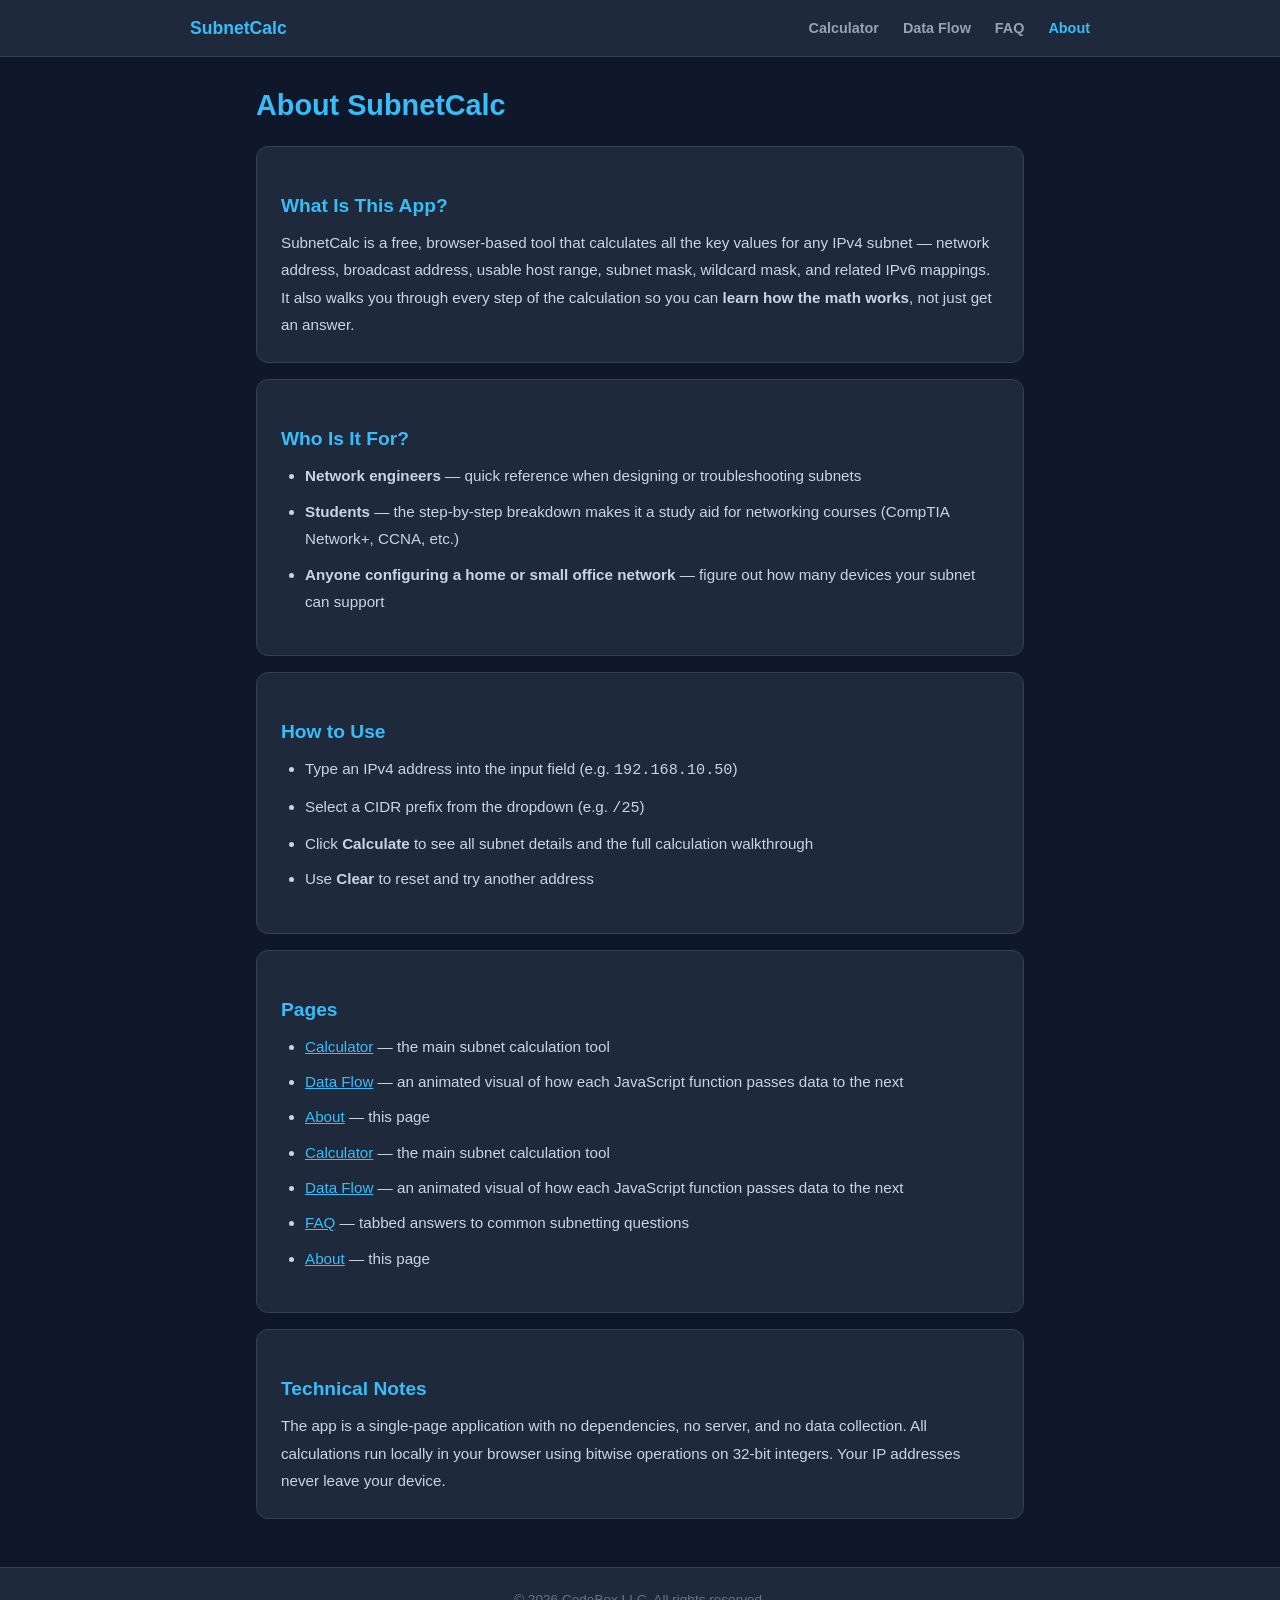
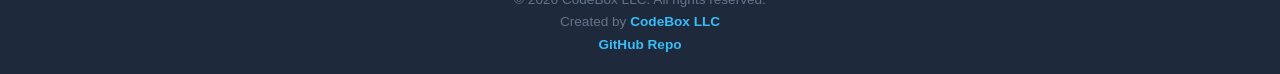
<file: about.html>
<!DOCTYPE html>
<html lang="en">
<head>
<meta charset="UTF-8">
<meta name="viewport" content="width=device-width, initial-scale=1.0">
<title>About — IP Subnet Calculator</title>
<link rel="icon" href="assets/favicon.svg" type="image/svg+xml">
<meta name="author" content="Damion Wilson for CoeBox LLC">
<meta property="og:type" content="website">
<meta property="og:url" content="https://codeboxllc.net/">
<meta property="og:title" content="About — IP Subnet Calculator">
<meta property="og:description" content="Learn about SubnetCalc, a browser-based IPv4 subnet calculation and networking study tool.">
<link rel="canonical" href="https://codeboxllc.net/">
<link rel="me" href="https://www.linkedin.com/in/damion-coder-wilson">
<link rel="me" href="https://bsky.app/profile/dwilsoncoder.bsky.social">
<link rel="me" href="https://github.com/dwilson-coder/subnetcalc.git">
<meta property="og:image" content="https://raw.githubusercontent.com/dwilson-coder/subnetcalc/refs/heads/main/og.jpg" />
<meta property="og:image:width" content="1200" />
<meta property="og:image:height" content="630" />   
<link rel="stylesheet" href="css/style.css">
</head>
<body class="page-about">

<nav>
  <div class="nav-inner">
    <a href="index.html" class="nav-brand">SubnetCalc</a>
    <div class="nav-links">
      <a href="index.html">Calculator</a>
      <a href="dataflow.html">Data Flow</a>
      <a href="faq.html">FAQ</a>
      <a href="about.html" class="active">About</a>
    </div>
  </div>
</nav>

<div class="container">
  <h1>About SubnetCalc</h1>

  <div class="card">
    <h2>What Is This App?</h2>
    <p>
      SubnetCalc is a free, browser-based tool that calculates all the key values for any
      IPv4 subnet — network address, broadcast address, usable host range, subnet mask,
      wildcard mask, and related IPv6 mappings. It also walks you through every step of
      the calculation so you can <strong>learn how the math works</strong>, not just get an answer.
    </p>
  </div>

  <div class="card">
    <h2>Who Is It For?</h2>
    <ul>
      <li><strong>Network engineers</strong> — quick reference when designing or troubleshooting subnets</li>
      <li><strong>Students</strong> — the step-by-step breakdown makes it a study aid for networking courses (CompTIA Network+, CCNA, etc.)</li>
      <li><strong>Anyone configuring a home or small office network</strong> — figure out how many devices your subnet can support</li>
    </ul>
  </div>

  <div class="card">
    <h2>How to Use</h2>
    <ul>
      <li>Type an IPv4 address into the input field (e.g. <code>192.168.10.50</code>)</li>
      <li>Select a CIDR prefix from the dropdown (e.g. <code>/25</code>)</li>
      <li>Click <strong>Calculate</strong> to see all subnet details and the full calculation walkthrough</li>
      <li>Use <strong>Clear</strong> to reset and try another address</li>
    </ul>
  </div>

  <div class="card">
    <h2>Pages</h2>
    <ul>
      <li><a href="index.html" style="color:#38bdf8">Calculator</a> — the main subnet calculation tool</li>
      <li><a href="dataflow.html" style="color:#38bdf8">Data Flow</a> — an animated visual of how each JavaScript function passes data to the next</li>
      <li><a href="about.html" style="color:#38bdf8">About</a> — this page</li>

  <li><a href="index.html" style="color:#38bdf8">Calculator</a> — the main subnet calculation tool</li>
  <li><a href="dataflow.html" style="color:#38bdf8">Data Flow</a> — an animated visual of how each JavaScript function passes data to the next</li>
  <li><a href="faq.html" style="color:#38bdf8">FAQ</a> — tabbed answers to common subnetting questions</li>
  <li><a href="about.html" style="color:#38bdf8">About</a> — this page</li>
</ul>
  </div>

  <div class="card">
    <h2>Technical Notes</h2>
    <p>
      The app is a single-page application with no dependencies, no server, and no data
      collection. All calculations run locally in your browser using bitwise operations
      on 32-bit integers. Your IP addresses never leave your device.
    </p>
  </div>
</div>



<footer>
  <div class="copy">&copy; 2026 CodeBox LLC. All rights reserved.</div>
  Created by <a href="https://codeboxllc.net/" target="_blank" rel="noopener">CodeBox LLC</a>
  <div class="links">
    <a href="https://github.com/dwilson-coder/subnetcalc.git" target="_blank" rel="noopener">GitHub Repo</a>
  </div>
</footer>

<script src="src/app.js"></script>
</body>
</html>
</file>
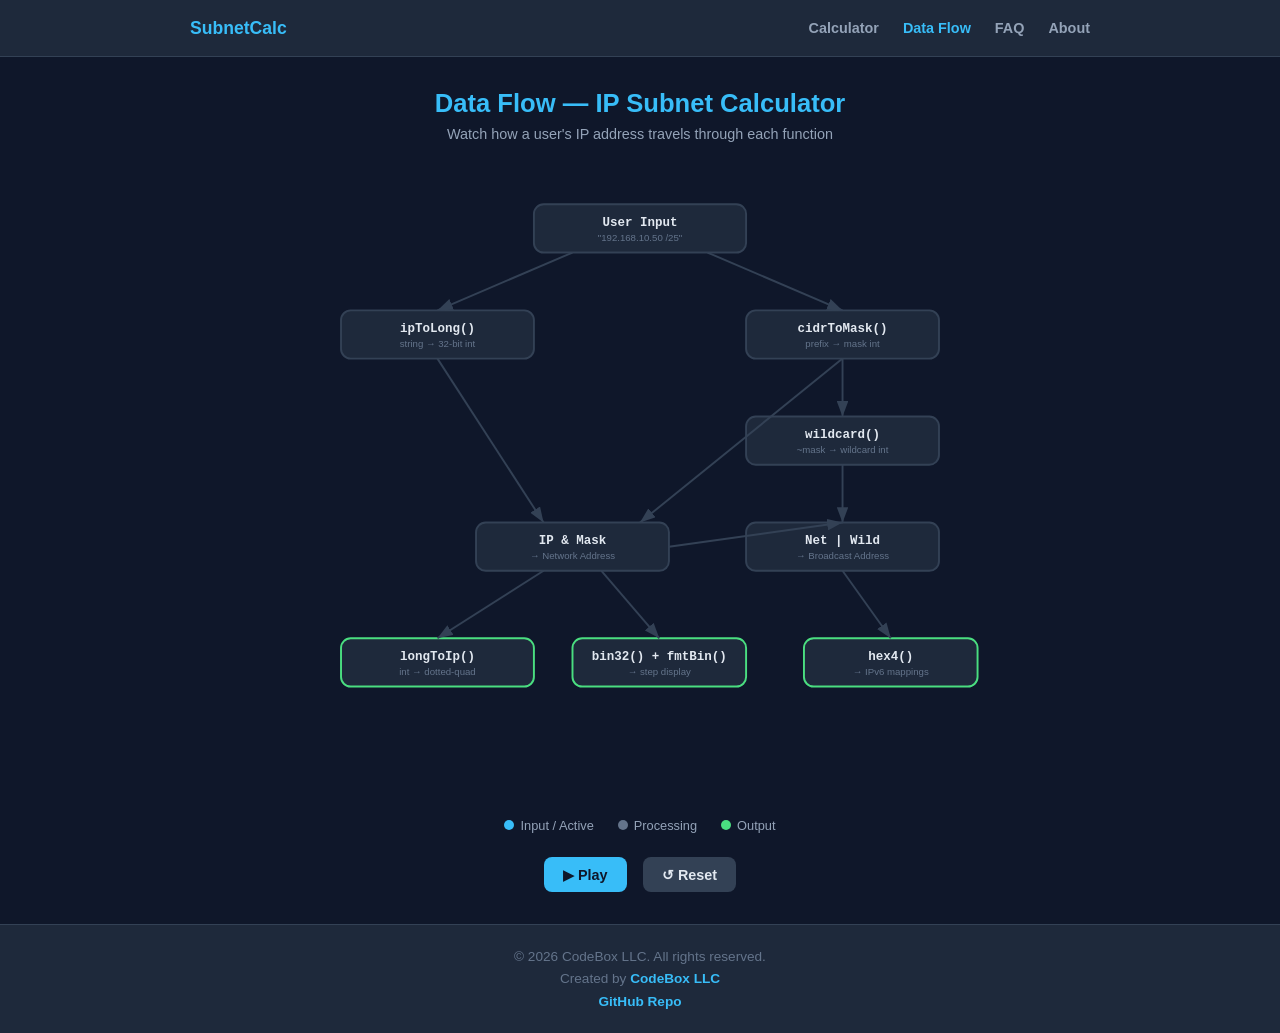
<file: dataflow.html>
<!DOCTYPE html>
<html lang="en">
<head>
<meta charset="UTF-8">
<meta name="viewport" content="width=device-width, initial-scale=1.0">
<title>Data Flow — IP Subnet Calculator</title>
<link rel="icon" href="assets/favicon.svg" type="image/svg+xml">
<meta name="author" content="Damion Wilson for CoeBox LLC">
<meta property="og:type" content="website">
<meta property="og:url" content="https://codeboxllc.net/">
<meta property="og:title" content="Data Flow — IP Subnet Calculator">
<meta property="og:description" content="Visualize how an IPv4 address moves through the subnet calculation process.">
<link rel="canonical" href="https://codeboxllc.net/">
<link rel="me" href="https://www.linkedin.com/in/damion-coder-wilson">
<link rel="me" href="https://bsky.app/profile/dwilsoncoder.bsky.social">
<link rel="me" href="https://github.com/dwilson-coder/subnetcalc.git">
<meta property="og:image" content="https://raw.githubusercontent.com/dwilson-coder/subnetcalc/refs/heads/main/og.jpg" />
<meta property="og:image:width" content="1200" />
<meta property="og:image:height" content="630" />   
<link rel="stylesheet" href="css/style.css">
</head>
<body class="page-dataflow">

<nav>
  <div class="nav-inner">
    <a href="index.html" class="nav-brand">SubnetCalc</a>
    <div class="nav-links">
      <a href="index.html">Calculator</a>
      <a href="dataflow.html" class="active">Data Flow</a>
      <a href="faq.html">FAQ</a>
      <a href="about.html">About</a>
    </div>
  </div>
</nav>

<div class="container">
  <h1>Data Flow — IP Subnet Calculator</h1>
  <p class="subtitle">Watch how a user's IP address travels through each function</p>

  <div class="canvas-wrap">
    <svg viewBox="0 0 900 620" xmlns="http://www.w3.org/2000/svg">
      <defs>
        <marker id="arrow" markerWidth="8" markerHeight="6" refX="8" refY="3" orient="auto"><path d="M0,0 L8,3 L0,6 Z" fill="#334155"/></marker>
      </defs>
      <rect class="node-rect" id="n-input" x="340" y="20" width="220" height="50"/>
      <text class="node-label" x="450" y="42">User Input</text>
      <text class="node-sub" x="450" y="58">"192.168.10.50 /25"</text>
      <rect class="node-rect" id="n-ipToLong" x="140" y="130" width="200" height="50"/>
      <text class="node-label" x="240" y="152">ipToLong()</text>
      <text class="node-sub" x="240" y="168">string → 32-bit int</text>
      <rect class="node-rect" id="n-cidrToMask" x="560" y="130" width="200" height="50"/>
      <text class="node-label" x="660" y="152">cidrToMask()</text>
      <text class="node-sub" x="660" y="168">prefix → mask int</text>
      <rect class="node-rect" id="n-wildcard" x="560" y="240" width="200" height="50"/>
      <text class="node-label" x="660" y="262">wildcard()</text>
      <text class="node-sub" x="660" y="278">~mask → wildcard int</text>
      <rect class="node-rect" id="n-and" x="280" y="350" width="200" height="50"/>
      <text class="node-label" x="380" y="372">IP &amp; Mask</text>
      <text class="node-sub" x="380" y="388">→ Network Address</text>
      <rect class="node-rect" id="n-or" x="560" y="350" width="200" height="50"/>
      <text class="node-label" x="660" y="372">Net | Wild</text>
      <text class="node-sub" x="660" y="388">→ Broadcast Address</text>
      <rect class="node-rect output" id="n-longToIp" x="140" y="470" width="200" height="50"/>
      <text class="node-label" x="240" y="492">longToIp()</text>
      <text class="node-sub" x="240" y="508">int → dotted-quad</text>
      <rect class="node-rect output" id="n-bin32" x="380" y="470" width="180" height="50"/>
      <text class="node-label" x="470" y="492">bin32() + fmtBin()</text>
      <text class="node-sub" x="470" y="508">→ step display</text>
      <rect class="node-rect output" id="n-hex4" x="620" y="470" width="180" height="50"/>
      <text class="node-label" x="710" y="492">hex4()</text>
      <text class="node-sub" x="710" y="508">→ IPv6 mappings</text>
      <path class="connector" id="c1" d="M380,70 L240,130" marker-end="url(#arrow)"/>
      <path class="connector" id="c2" d="M520,70 L660,130" marker-end="url(#arrow)"/>
      <path class="connector" id="c3" d="M660,180 L660,240" marker-end="url(#arrow)"/>
      <path class="connector" id="c4" d="M240,180 L350,350" marker-end="url(#arrow)"/>
      <path class="connector" id="c5" d="M660,180 L450,350" marker-end="url(#arrow)"/>
      <path class="connector" id="c6" d="M480,375 L660,350" marker-end="url(#arrow)"/>
      <path class="connector" id="c7" d="M660,290 L660,350" marker-end="url(#arrow)"/>
      <path class="connector" id="c8" d="M350,400 L240,470" marker-end="url(#arrow)"/>
      <path class="connector" id="c9" d="M410,400 L470,470" marker-end="url(#arrow)"/>
      <path class="connector" id="c10" d="M660,400 L710,470" marker-end="url(#arrow)"/>
      <circle class="packet" id="pkt1" r="6" cx="0" cy="0" opacity="0"/>
      <circle class="packet" id="pkt2" r="6" cx="0" cy="0" opacity="0"/>
      <circle class="packet green" id="pkt3" r="6" cx="0" cy="0" opacity="0"/>
    </svg>
  </div>

  <div class="legend">
    <span class="l-input">Input / Active</span>
    <span class="l-process">Processing</span>
    <span class="l-output">Output</span>
  </div>

  <div class="controls">
    <button class="btn-play" onclick="play()">▶ Play</button>
    <button class="btn-reset" onclick="reset()">↺ Reset</button>
  </div>
</div>

<footer>
  <div class="copy">&copy; 2026 CodeBox LLC. All rights reserved.</div>
  Created by <a href="https://codeboxllc.net/" target="_blank" rel="noopener">CodeBox LLC</a>
  <div class="links">
    <a href="https://github.com/dwilson-coder/subnetcalc.git" target="_blank" rel="noopener">GitHub Repo</a>
  </div>
</footer>

<script src="src/app.js"></script>
</body>
</html>
</file>
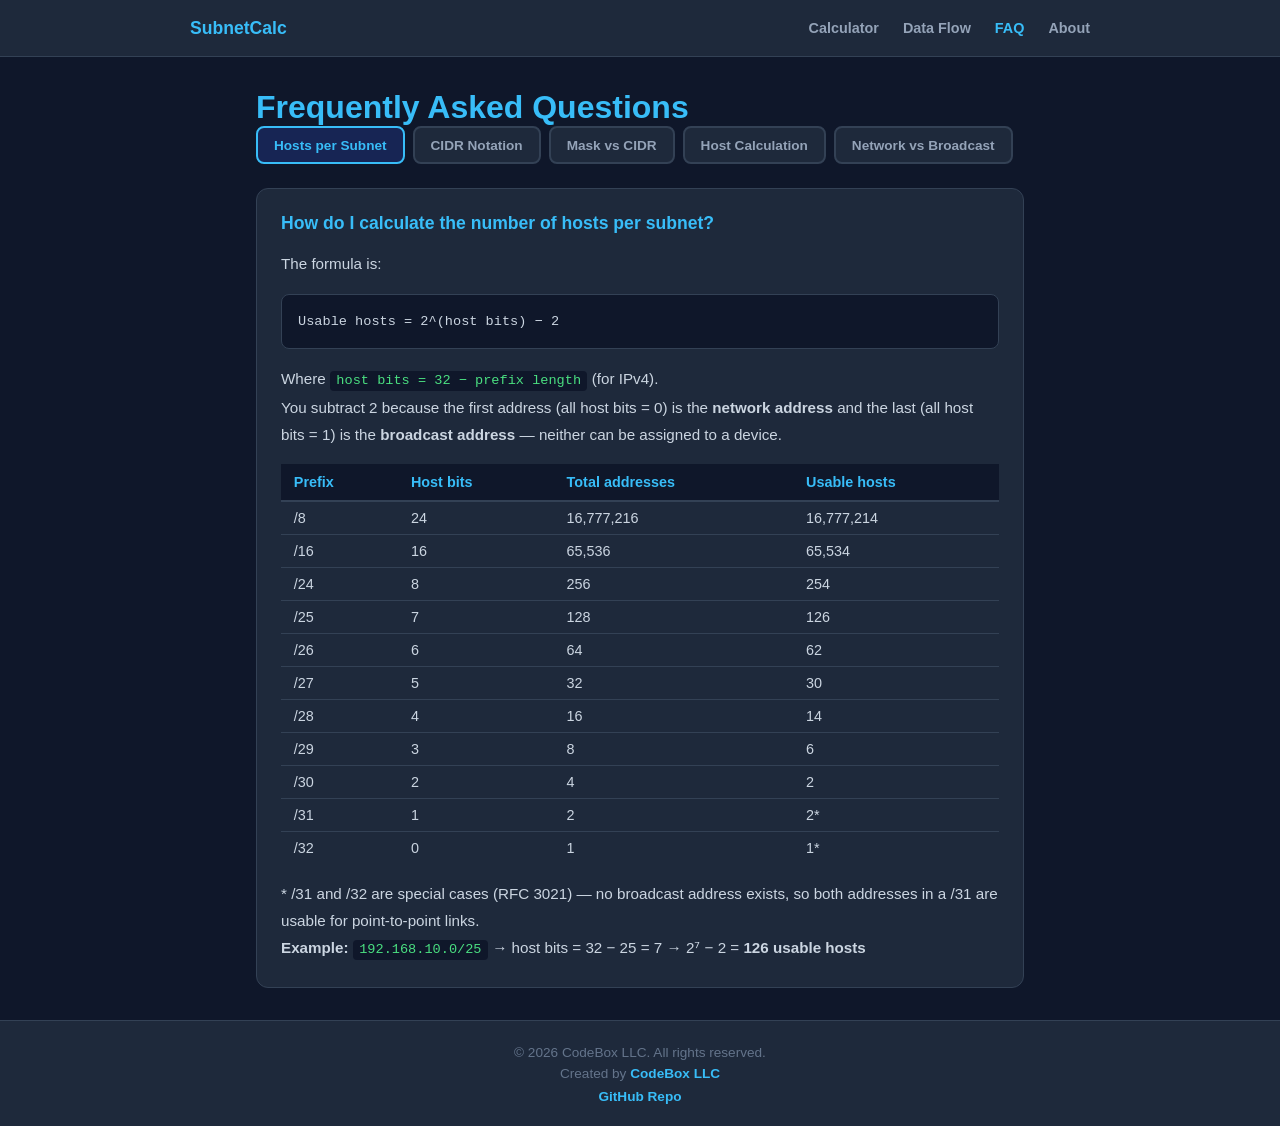
<file: faq.html>
<!DOCTYPE html>
<html lang="en">
<head>
<meta charset="UTF-8">
<meta name="viewport" content="width=device-width, initial-scale=1.0">
<title>FAQ — SubnetCalc</title>
<link rel="icon" href="assets/favicon.svg" type="image/svg+xml">
<meta name="author" content="Damion Wilson for CoeBox LLC">
<meta property="og:type" content="website">
<meta property="og:url" content="https://codeboxllc.net/">
<meta property="og:title" content="FAQ — SubnetCalc">
<meta property="og:description" content="Find answers about CIDR notation, subnet masks, host counts, and network addresses.">
<link rel="canonical" href="https://codeboxllc.net/">
<link rel="me" href="https://www.linkedin.com/in/damion-coder-wilson">
<link rel="me" href="https://bsky.app/profile/dwilsoncoder.bsky.social">
<link rel="me" href="https://github.com/dwilson-coder/subnetcalc.git">
<meta property="og:image" content="https://raw.githubusercontent.com/dwilson-coder/subnetcalc/refs/heads/main/og.jpg" />
<meta property="og:image:width" content="1200" />
<meta property="og:image:height" content="630" />   
<link rel="stylesheet" href="css/style.css">
</head>
<body class="page-faq">

<nav>
  <div class="nav-inner">
    <a href="index.html" class="nav-brand">SubnetCalc</a>
    <div class="nav-links">
      <a href="index.html">Calculator</a>
      <a href="dataflow.html">Data Flow</a>
      <a href="faq.html" class="active">FAQ</a>
      <a href="about.html">About</a>
    </div>
  </div>
</nav>

<div class="container">
  <h1>Frequently Asked Questions</h1>

  <div class="tabs">
    <button class="tab-btn active" onclick="showTab(0)">Hosts per Subnet</button>
    <button class="tab-btn" onclick="showTab(1)">CIDR Notation</button>
    <button class="tab-btn" onclick="showTab(2)">Mask vs CIDR</button>
    <button class="tab-btn" onclick="showTab(3)">Host Calculation</button>
    <button class="tab-btn" onclick="showTab(4)">Network vs Broadcast</button>
  </div>

  <!-- Tab 1 -->
  <div class="tab-panel active" id="panel-0">
    <h2>How do I calculate the number of hosts per subnet?</h2>
    <p>The formula is:</p>
    <pre>Usable hosts = 2^(host bits) − 2</pre>
    <p>Where <code>host bits = 32 − prefix length</code> (for IPv4).</p>
    <p>You subtract 2 because the first address (all host bits = 0) is the <strong>network address</strong> and the last (all host bits = 1) is the <strong>broadcast address</strong> — neither can be assigned to a device.</p>
    <table>
      <tr><th>Prefix</th><th>Host bits</th><th>Total addresses</th><th>Usable hosts</th></tr>
      <tr><td>/8</td><td>24</td><td>16,777,216</td><td>16,777,214</td></tr>
      <tr><td>/16</td><td>16</td><td>65,536</td><td>65,534</td></tr>
      <tr><td>/24</td><td>8</td><td>256</td><td>254</td></tr>
      <tr><td>/25</td><td>7</td><td>128</td><td>126</td></tr>
      <tr><td>/26</td><td>6</td><td>64</td><td>62</td></tr>
      <tr><td>/27</td><td>5</td><td>32</td><td>30</td></tr>
      <tr><td>/28</td><td>4</td><td>16</td><td>14</td></tr>
      <tr><td>/29</td><td>3</td><td>8</td><td>6</td></tr>
      <tr><td>/30</td><td>2</td><td>4</td><td>2</td></tr>
      <tr><td>/31</td><td>1</td><td>2</td><td>2*</td></tr>
      <tr><td>/32</td><td>0</td><td>1</td><td>1*</td></tr>
    </table>
    <p>* /31 and /32 are special cases (RFC 3021) — no broadcast address exists, so both addresses in a /31 are usable for point-to-point links.</p>
    <p><strong>Example:</strong> <code>192.168.10.0/25</code> → host bits = 32 − 25 = 7 → 2⁷ − 2 = <strong>126 usable hosts</strong></p>
  </div>

  <!-- Tab 2 -->
  <div class="tab-panel" id="panel-1">
    <h2>What is CIDR notation and how does it work?</h2>
    <p><strong>CIDR</strong> (Classless Inter-Domain Routing) notation writes an IP address followed by a slash and a <strong>prefix length</strong>: <code>192.168.1.0/24</code></p>
    <p>The number after the slash tells you <strong>how many leading bits are the network portion</strong>. The remaining bits are for hosts.</p>
    <p><strong>How it maps to a subnet mask:</strong></p>
    <table>
      <tr><th>CIDR</th><th>Binary mask</th><th>Dotted-quad mask</th></tr>
      <tr><td>/8</td><td><code>11111111.00000000.00000000.00000000</code></td><td>255.0.0.0</td></tr>
      <tr><td>/16</td><td><code>11111111.11111111.00000000.00000000</code></td><td>255.255.0.0</td></tr>
      <tr><td>/24</td><td><code>11111111.11111111.11111111.00000000</code></td><td>255.255.255.0</td></tr>
      <tr><td>/25</td><td><code>11111111.11111111.11111111.10000000</code></td><td>255.255.255.128</td></tr>
      <tr><td>/30</td><td><code>11111111.11111111.11111111.11111100</code></td><td>255.255.255.252</td></tr>
    </table>
    <p><strong>Why it exists:</strong> Before 1993, IP addresses were divided into fixed classes (A = /8, B = /16, C = /24), which wasted enormous amounts of address space. CIDR allows <em>any</em> prefix length from /0 to /32, so you can allocate exactly the size you need.</p>
    <p><strong>In IPv6</strong>, the same concept applies to 128-bit addresses with prefix lengths from /0 to /128 (e.g., <code>2001:db8::/64</code>).</p>
  </div>

  <!-- Tab 3 -->
  <div class="tab-panel" id="panel-2">
    <h2>What is the difference between a subnet mask and CIDR?</h2>
    <p><strong>They're the same thing in two different formats.</strong> A subnet mask and CIDR notation both describe the network/host boundary of an IP address — the only difference is how you write it.</p>
    <table>
      <tr><th></th><th>Subnet Mask (dotted decimal)</th><th>CIDR (prefix length)</th></tr>
      <tr><td><strong>Format</strong></td><td><code>255.255.255.128</code></td><td><code>/25</code></td></tr>
      <tr><td><strong>What it says</strong></td><td>"These 32 bits are the mask"</td><td>"The first 25 bits are network"</td></tr>
      <tr><td><strong>Where you'll see it</strong></td><td>OS settings, legacy configs</td><td>Routing tables, cloud consoles, modern docs</td></tr>
    </table>
    <p><strong>They convert directly:</strong></p>
    <pre>255.255.255.128  →  11111111.11111111.11111111.10000000  →  25 ones  →  /25</pre>
    <p><strong>Why CIDR won in practice:</strong></p>
    <ul>
      <li><strong>Shorter</strong> — two characters (<code>/25</code>) vs. thirteen (<code>255.255.255.128</code>)</li>
      <li><strong>Less error-prone</strong> — no risk of mistyping an octet</li>
      <li><strong>Works for any prefix</strong> — <code>/27</code>, <code>/29</code>, <code>/31</code> are all valid</li>
      <li><strong>IPv6 only uses prefix length</strong> — a 128-bit mask in dotted decimal would be unreadable</li>
    </ul>
    <p><strong>When you still see dotted-decimal masks:</strong> Windows "View IP Properties" dialog, older Cisco/IOS configs, some ACLs and legacy documentation.</p>
  </div>

  <!-- Tab 4 -->
  <div class="tab-panel" id="panel-3">
    <h2>How do you calculate the number of hosts in a subnet?</h2>
    <p><strong>Formula:</strong></p>
    <pre>Usable hosts = 2^(host bits) − 2</pre>
    <p>Where <code>host bits = 32 − prefix length</code>.</p>
    <p><strong>Step-by-step for <code>192.168.10.0/25</code>:</strong></p>
    <ul>
      <li>Host bits = 32 − 25 = <strong>7</strong></li>
      <li>Total addresses = 2⁷ = <strong>128</strong></li>
      <li>Usable hosts = 128 − 2 = <strong>126</strong></li>
    </ul>
    <p>The "−2" accounts for the two reserved addresses (network and broadcast).</p>
    <p><strong>Reverse lookup</strong> (given a host count, find the prefix):</p>
    <pre>prefix = 32 − ceil(log2(required_hosts + 2))</pre>
    <p>e.g. need 50 hosts → log₂(52) ≈ 5.7 → round up to 6 → prefix = 32 − 6 = <strong>/26</strong> (62 usable).</p>
    <table>
      <tr><th>Prefix</th><th>Host bits</th><th>Usable hosts</th></tr>
      <tr><td>/24</td><td>8</td><td>254</td></tr>
      <tr><td>/25</td><td>7</td><td>126</td></tr>
      <tr><td>/26</td><td>6</td><td>62</td></tr>
      <tr><td>/27</td><td>5</td><td>30</td></tr>
      <tr><td>/28</td><td>4</td><td>14</td></tr>
      <tr><td>/29</td><td>3</td><td>6</td></tr>
      <tr><td>/30</td><td>2</td><td>2</td></tr>
    </table>
  </div>

  <!-- Tab 5 -->
  <div class="tab-panel" id="panel-4">
    <h2>What is the difference between a network address and a broadcast address?</h2>
    <p>These are the two "bookend" addresses in every subnet — the first and last. Neither can be assigned to a device.</p>
    <table>
      <tr><th></th><th>Network Address</th><th>Broadcast Address</th></tr>
      <tr><td><strong>Position</strong></td><td>First address in the subnet</td><td>Last address in the subnet</td></tr>
      <tr><td><strong>Host bits</strong></td><td>All <strong>0</strong></td><td>All <strong>1</strong></td></tr>
      <tr><td><strong>Purpose</strong></td><td>Identifies the subnet itself (used in routing tables)</td><td>Sends a packet to <em>every</em> device on the subnet</td></tr>
      <tr><td><strong>Calculate</strong></td><td><code>IP AND mask</code></td><td><code>network OR wildcard</code></td></tr>
      <tr><td><strong>Example (/24)</strong></td><td><code>192.168.1.0</code></td><td><code>192.168.1.255</code></td></tr>
      <tr><td><strong>Example (/25)</strong></td><td><code>192.168.10.0</code></td><td><code>192.168.10.127</code></td></tr>
    </table>
    <p><strong>In short:</strong> the network address says *"this is the subnet"*; the broadcast address says *"talk to everyone in this subnet at once."</strong></p>
    <p><strong>Special cases:</strong></p>
    <ul>
      <li><strong>/31</strong> (RFC 3021) — no broadcast address; both addresses are usable for point-to-point links</li>
      <li><strong>/32</strong> — a single host route; no broadcast</li>
      <li><strong>IPv6</strong> — has no broadcast address at all; uses multicast instead (e.g. <code>ff02::1</code> = all-nodes)</li>
    </ul>
  </div>
</div>

<footer>
  <div class="copy">&copy; 2026 CodeBox LLC. All rights reserved.</div>
  Created by <a href="https://codeboxllc.net/" target="_blank" rel="noopener">CodeBox LLC</a>
  <div class="links">
    <a href="https://github.com/dwilson-coder/subnetcalc.git" target="_blank" rel="noopener">GitHub Repo</a>
  </div>
</footer>

<script src="src/app.js"></script>
</body>
</html>
</file>
<file: css/style.css>
* { box-sizing: border-box; margin: 0; padding: 0; }
body {
  font-family: 'Segoe UI', Tahoma, sans-serif;
  background: #0f172a;
  color: #e2e8f0;
  min-height: 100vh;
  display: flex;
  flex-direction: column;
}
nav {
  background: #1e293b;
  border-bottom: 1px solid #334155;
  padding: 0 1rem;
  position: sticky;
  top: 0;
  z-index: 100;
}
.nav-inner {
  max-width: 900px;
  margin: 0 auto;
  display: flex;
  align-items: center;
  justify-content: space-between;
  height: 56px;
}
.nav-brand { font-size: 1.1rem; font-weight: 800; color: #38bdf8; text-decoration: none; }
.nav-links { display: flex; gap: 1.5rem; }
.nav-links a { color: #94a3b8; text-decoration: none; font-size: 0.9rem; font-weight: 600; transition: color 0.2s; }
.nav-links a:hover, .nav-links a.active { color: #38bdf8; }
.container { width: 100%; margin: 0 auto; padding: 2rem 1rem; flex: 1; }
.page-calculator .container, .page-faq .container, .page-about .container { max-width: 800px; }
.page-dataflow .container { max-width: 900px; }
h1 { color: #38bdf8; }
.page-calculator h1 { text-align: center; font-size: 1.8rem; margin-bottom: 0.5rem; }
.page-calculator .subtitle { text-align: center; color: #94a3b8; margin-bottom: 2rem; font-size: 0.95rem; }
.page-about h1 { font-size: 1.8rem; margin-bottom: 1.5rem; }
.page-about h2 { font-size: 1.2rem; color: #38bdf8; margin: 1.5rem 0 0.75rem; }
.page-about p, .page-about li { line-height: 1.8; color: #cbd5e1; font-size: 0.95rem; }
.page-about ul { padding-left: 1.5rem; margin-bottom: 1rem; }
.page-about li { margin-bottom: 0.5rem; }
.page-dataflow h1 { font-size: 1.6rem; margin-bottom: 0.5rem; text-align: center; }
.page-dataflow .subtitle { color: #94a3b8; margin-bottom: 2rem; font-size: 0.9rem; text-align: center; }
.card {
  background: #1e293b;
  border: 1px solid #334155;
  border-radius: 12px;
  padding: 1.5rem;
  margin-bottom: 1rem;
}
.page-calculator .card { padding: 1.25rem 1.5rem; opacity: 0; animation: slideUp 0.4s ease-out forwards; }
.page-calculator .card h2 { font-size: 1.1rem; color: #38bdf8; margin-bottom: 1rem; padding-bottom: 0.5rem; border-bottom: 1px solid #334155; }
.input-row { display: flex; gap: 0.5rem; margin-bottom: 1.5rem; flex-wrap: wrap; }
.input-row input {
  flex: 1; min-width: 150px; padding: 0.75rem 1rem;
  border: 2px solid #334155; border-radius: 8px;
  background: #1e293b; color: #e2e8f0; font-size: 1rem;
  outline: none; transition: border-color 0.2s;
}
.input-row input:focus, .input-row select:focus { border-color: #38bdf8; }
.input-row select {
  padding: 0.75rem 1rem; border: 2px solid #334155; border-radius: 8px;
  background: #1e293b; color: #e2e8f0; font-size: 1rem;
  outline: none; cursor: pointer; transition: border-color 0.2s;
}
.input-row button { padding: 0.75rem 1.5rem; border: none; border-radius: 8px; font-size: 1rem; font-weight: 700; cursor: pointer; transition: background 0.2s; }
.btn-calc, .btn-play { background: #38bdf8; color: #0f172a; }
.btn-calc:hover, .btn-play:hover { background: #7dd3fc; }
.btn-clear, .btn-reset { background: #334155; color: #e2e8f0; }
.btn-clear:hover, .btn-reset:hover { background: #475569; }
.loading { display: none; text-align: center; padding: 1rem; color: #38bdf8; font-weight: 600; animation: pulse 1s ease-in-out infinite; }
.loading.active { display: block; }
@keyframes pulse { 0%,100%{opacity:1} 50%{opacity:0.4} }
@keyframes slideUp { from{opacity:0;transform:translateY(16px)} to{opacity:1;transform:translateY(0)} }
.page-calculator .results-anim .card:nth-child(1){animation-delay:0.05s}
.page-calculator .results-anim .card:nth-child(2){animation-delay:0.15s}
.page-calculator .results-anim .card:nth-child(3){animation-delay:0.25s}
.error { background: #7f1d1d; border: 1px solid #ef4444; color: #fca5a5; padding: 0.75rem 1rem; border-radius: 8px; margin-bottom: 1rem; display: none; }
.grid { display: grid; grid-template-columns: 1fr 1fr; gap: 0.75rem; }
@media (max-width:500px){.grid{grid-template-columns:1fr}}
.field { background: #0f172a; border-radius: 8px; padding: 0.6rem 0.9rem; }
.field .label { font-size: 0.75rem; color: #64748b; text-transform: uppercase; letter-spacing: 0.05em; margin-bottom: 0.2rem; }
.field .value { font-family: 'Courier New', monospace; font-size: 0.95rem; color: #e2e8f0; word-break: break-all; }
.field .value.highlight { color: #4ade80; font-weight: 700; }
.steps-wrapper { margin-top: 0.5rem; }
.step-card { background: #0f172a; border: 1px solid #334155; border-left: 4px solid #38bdf8; border-radius: 8px; padding: 1rem 1.25rem; margin-bottom: 0.75rem; }
.step-card:last-child { margin-bottom: 0; }
.step-card .step-header { display: flex; align-items: center; gap: 0.6rem; margin-bottom: 0.6rem; }
.step-card .step-number { background: #38bdf8; color: #0f172a; font-weight: 800; font-size: 0.8rem; width: 24px; height: 24px; border-radius: 50%; display: flex; align-items: center; justify-content: center; flex-shrink: 0; }
.step-card .step-title { font-weight: 700; font-size: 0.95rem; color: #e2e8f0; }
.step-card .step-body { font-family: 'Courier New', monospace; font-size: 0.85rem; line-height: 1.9; color: #cbd5e1; padding-left: 2.6rem; }
.step-card .step-body .result { color: #4ade80; font-weight: 700; }
.step-card .step-body .op { color: #f59e0b; font-weight: 700; }
.hidden { display: none; }
.page-dataflow .canvas-wrap { position: relative; width: 100%; max-width: 900px; height: 620px; overflow: hidden; }
.page-dataflow svg { width: 100%; height: 100%; }
.node-rect { fill: #1e293b; stroke: #334155; stroke-width: 2; rx: 10; ry: 10; transition: stroke 0.3s, fill 0.3s; }
.node-rect.active { stroke: #38bdf8; fill: #172554; }
.node-rect.output { stroke: #4ade80; }
.node-label { fill: #e2e8f0; font-family: 'Courier New', monospace; font-size: 13px; font-weight: 700; text-anchor: middle; pointer-events: none; }
.node-sub { fill: #64748b; font-family: 'Segoe UI', sans-serif; font-size: 10px; text-anchor: middle; pointer-events: none; }
.connector { stroke: #334155; stroke-width: 2; fill: none; transition: stroke 0.3s; }
.connector.active { stroke: #38bdf8; stroke-width: 3; }
.packet { fill: #38bdf8; filter: drop-shadow(0 0 6px #38bdf8); }
.packet.green { fill: #4ade80; filter: drop-shadow(0 0 6px #4ade80); }
.legend { display: flex; gap: 1.5rem; margin-top: 1.5rem; font-size: 0.8rem; color: #94a3b8; justify-content: center; }
.legend span::before { content: ''; display: inline-block; width: 10px; height: 10px; border-radius: 50%; margin-right: 6px; }
.legend .l-input::before { background: #38bdf8; }
.legend .l-process::before { background: #64748b; }
.legend .l-output::before { background: #4ade80; }
.controls { margin-top: 1.5rem; display: flex; gap: 1rem; justify-content: center; }
.controls button { padding: 0.6rem 1.2rem; border: none; border-radius: 8px; font-size: 0.9rem; font-weight: 700; cursor: pointer; transition: background 0.2s; }
.tabs { display: flex; flex-wrap: wrap; gap: 0.5rem; margin-bottom: 1.5rem; }
.tab-btn { padding: 0.6rem 1rem; background: #1e293b; border: 2px solid #334155; border-radius: 8px; color: #94a3b8; font-size: 0.85rem; font-weight: 600; cursor: pointer; transition: all 0.2s; }
.tab-btn:hover { border-color: #38bdf8; color: #e2e8f0; }
.tab-btn.active { background: #172554; border-color: #38bdf8; color: #38bdf8; }
.tab-panel { display: none; background: #1e293b; border: 1px solid #334155; border-radius: 12px; padding: 1.5rem; animation: fadeIn 0.3s ease-out; }
.tab-panel.active { display: block; }
@keyframes fadeIn { from { opacity: 0; transform: translateY(8px); } to { opacity: 1; transform: translateY(0); } }
.tab-panel h2 { font-size: 1.1rem; color: #38bdf8; margin-bottom: 1rem; }
.tab-panel p, .tab-panel li { line-height: 1.8; color: #cbd5e1; font-size: 0.95rem; }
.tab-panel ul { padding-left: 1.5rem; margin-bottom: 1rem; }
.tab-panel li { margin-bottom: 0.4rem; }
.tab-panel code { background: #0f172a; padding: 0.15rem 0.4rem; border-radius: 4px; font-size: 0.85rem; color: #4ade80; }
.tab-panel pre { background: #0f172a; border: 1px solid #334155; border-radius: 8px; padding: 1rem; overflow-x: auto; margin: 1rem 0; font-size: 0.85rem; line-height: 1.6; color: #cbd5e1; }
.tab-panel table { width: 100%; border-collapse: collapse; margin: 1rem 0; font-size: 0.9rem; }
.tab-panel th { background: #0f172a; color: #38bdf8; padding: 0.6rem 0.8rem; text-align: left; border-bottom: 2px solid #334155; }
.tab-panel td { padding: 0.5rem 0.8rem; border-bottom: 1px solid #334155; color: #cbd5e1; }
.tab-panel tr:last-child td { border-bottom: none; }
footer { background: #1e293b; border-top: 1px solid #334155; padding: 1.5rem 1rem; text-align: center; font-size: 0.85rem; color: #64748b; }
footer a { color: #38bdf8; text-decoration: none; font-weight: 600; }
footer a:hover { color: #7dd3fc; text-decoration: underline; }
footer .copy { margin-bottom: 0.4rem; }
footer .links { display: flex; gap: 1.5rem; justify-content: center; margin-top: 0.5rem; }
</file>
